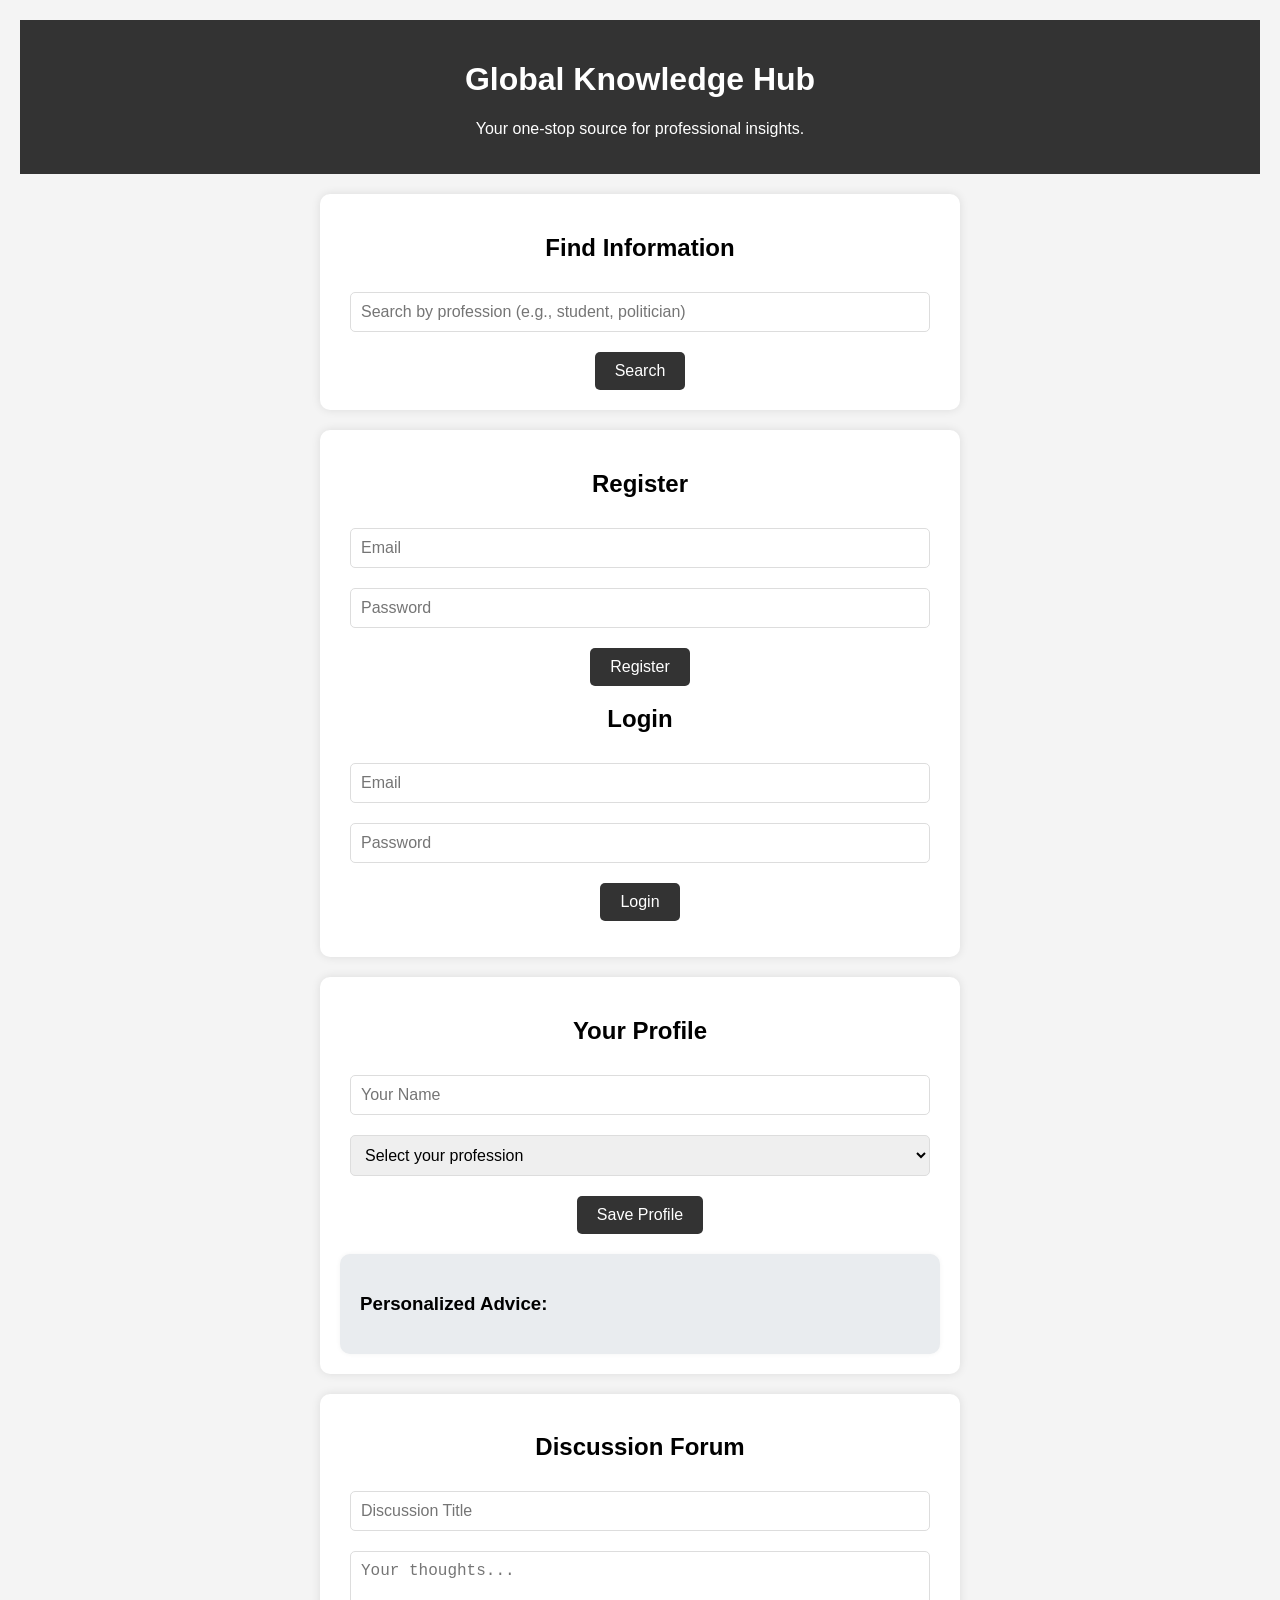
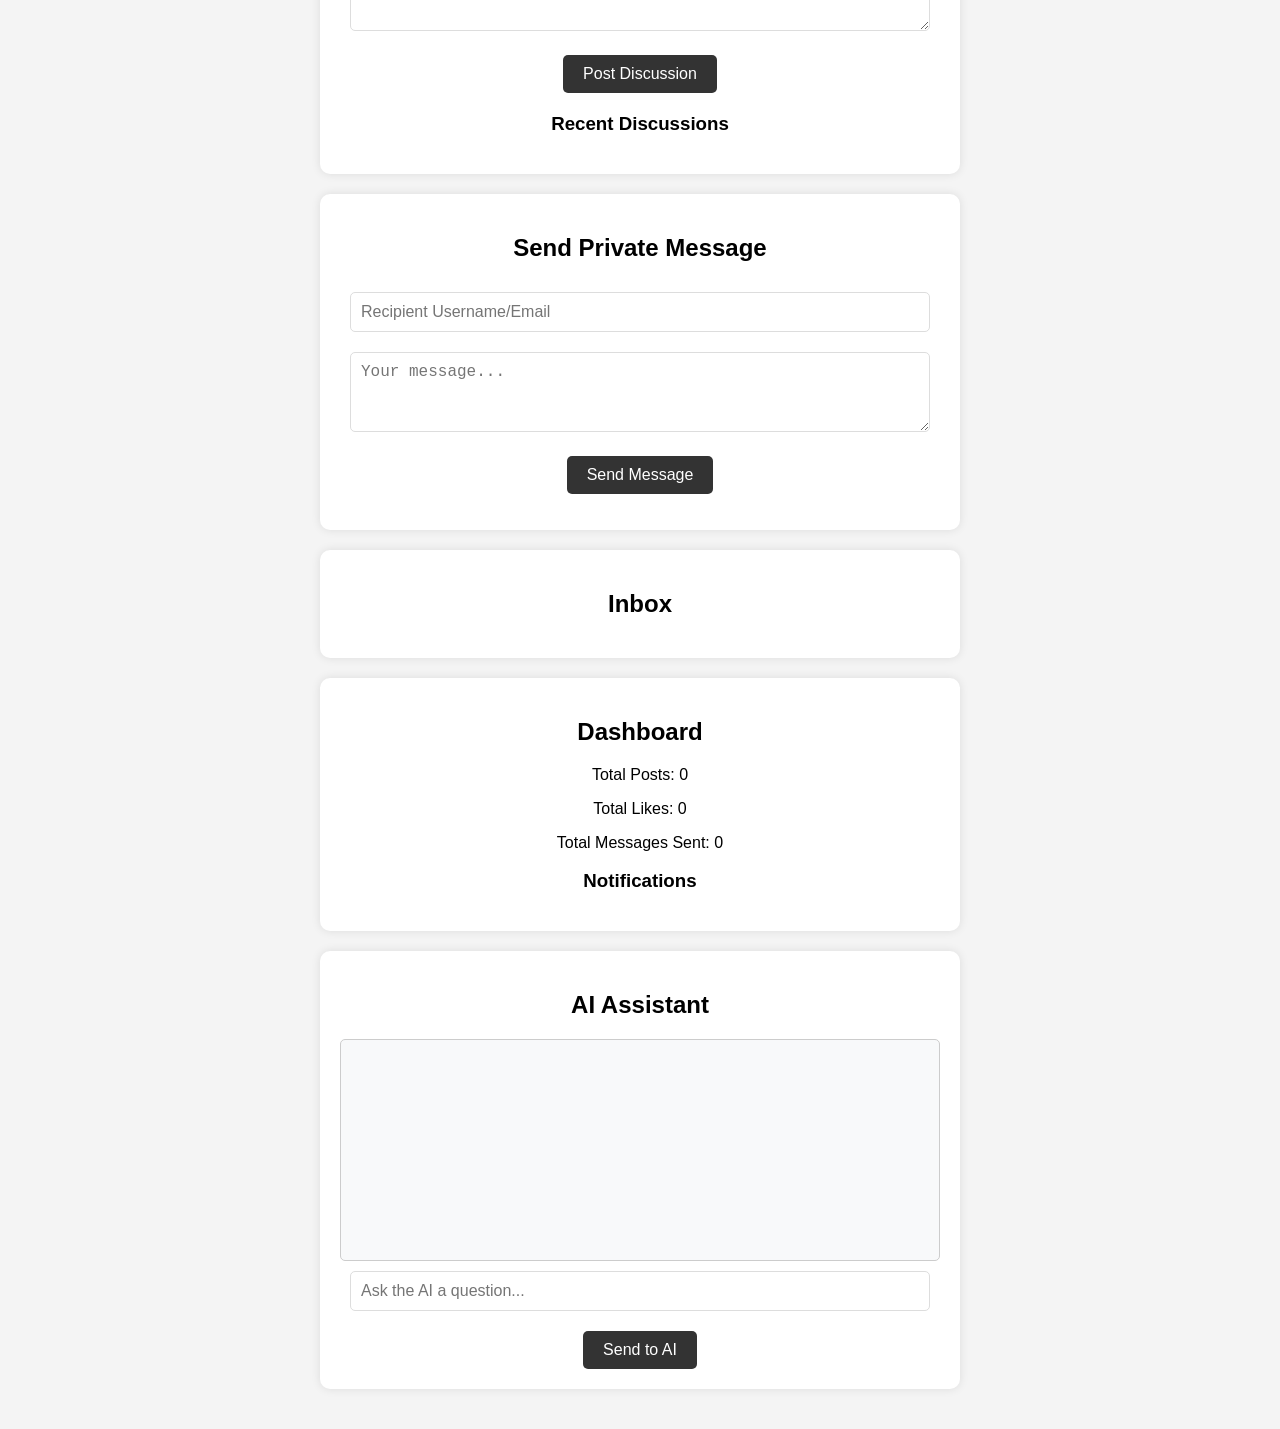
<file: index.html>
<!DOCTYPE html>
<html lang="en">
<head>
    <meta charset="UTF-8">
    <meta name="viewport" content="width=device-width, initial-scale=1.0">
    <title>Global Knowledge Hub</title>
    <link rel="stylesheet" href="style.css">
</head>
<body>
    <header>
        <h1>Global Knowledge Hub</h1>
        <p>Your one-stop source for professional insights.</p>
        <div id="welcome" style="display:none;">
            Welcome, <span id="userGreeting"></span>! <button onclick="logoutUser()">Logout</button>
        </div>
    </header>

    <main>
        <section class="search-box">
            <h2>Find Information</h2>
            <input type="text" id="searchInput" placeholder="Search by profession (e.g., student, politician)">
            <button onclick="searchField()">Search</button>
            <div id="output"></div>
        </section>

        <section class="auth-box">
            <h2>Register</h2>
            <input type="email" id="registerEmail" placeholder="Email">
            <input type="password" id="registerPassword" placeholder="Password">
            <button onclick="registerUser()">Register</button>
            <p id="registerMessage"></p>

            <h2>Login</h2>
            <input type="email" id="loginEmail" placeholder="Email">
            <input type="password" id="loginPassword" placeholder="Password">
            <button onclick="loginUser()">Login</button>
            <p id="loginMessage"></p>
        </section>

        <section class="profile-box">
            <h2>Your Profile</h2>
            <input type="text" id="profileName" placeholder="Your Name">
            <select id="careerField">
                <option value="">Select your profession</option>
                <option value="student">Student</option>
                <option value="business">Businessman</option>
                <option value="politician">Politician</option>
                <option value="civilServant">Civil Servant</option>
            </select>
            <button onclick="saveProfile()">Save Profile</button>
            <p id="profileMessage"></p>

            <div id="personalizedAdvice">
                <h3>Personalized Advice:</h3>
                <p id="adviceText"></p>
            </div>
        </section>

        <section class="forum-box">
            <h2>Discussion Forum</h2>
            <input type="text" id="postTitle" placeholder="Discussion Title">
            <textarea id="postContent" placeholder="Your thoughts..."></textarea>
            <button onclick="postDiscussion()">Post Discussion</button>
            <p id="postMessage"></p>
            <div id="forumPosts">
                <h3>Recent Discussions</h3>
                <div id="postsList"></div>
            </div>
        </section>

        <section class="message-box">
            <h2>Send Private Message</h2>
            <input type="text" id="recipient" placeholder="Recipient Username/Email">
            <textarea id="messageContent" placeholder="Your message..."></textarea>
            <button onclick="sendMessage()">Send Message</button>
            <p id="messageStatus"></p>
        </section>

        <section id="inbox">
            <h2>Inbox</h2>
            <div id="messagesList"></div>
        </section>

        <section class="dashboard-box">
            <h2>Dashboard</h2>
            <p>Total Posts: <span id="postCount">0</span></p>
            <p>Total Likes: <span id="likeCount">0</span></p>
            <p>Total Messages Sent: <span id="messageCount">0</span></p>
            <h3>Notifications</h3>
            <div id="notificationList"></div>
        </section>

        <section class="chat-box">
            <h2>AI Assistant</h2>
            <div id="chatHistory" style="border: 1px solid #ccc; height: 200px; overflow-y: scroll; padding: 10px; text-align: left;"></div>
            <input type="text" id="userMessage" placeholder="Ask the AI a question...">
            <button onclick="sendMessage()">Send to AI</button>
        </section>

    </main>

    <script src="script.js"></script>
</body>
</html>
</file>
<file: style.css>
body {
    font-family: Arial, sans-serif;
    text-align: center;
    background-color: #f4f4f4;
    padding: 20px;
    margin: 0; /* Ensure no default body margin */
}

header {
    background-color: #333;
    color: white;
    padding: 20px;
    margin-bottom: 20px;
}

.search-box,
.auth-box,
.profile-box,
.forum-box,
.message-box,
#inbox,
.dashboard-box,
.chat-box {
    margin: 20px auto;
    padding: 20px;
    background-color: white;
    border-radius: 10px;
    box-shadow: 0px 0px 10px rgba(0, 0, 0, 0.1); /* Lighter shadow for modern look */
    max-width: 600px; /* Consistent max width for content boxes */
}

input[type="text"],
input[type="email"],
input[type="password"],
textarea,
select {
    padding: 10px;
    width: calc(100% - 20px); /* Adjust width for padding */
    margin: 10px 0;
    border: 1px solid #ddd;
    border-radius: 5px;
    box-sizing: border-box; /* Include padding in element's total width and height */
    font-size: 16px;
}

textarea {
    resize: vertical; /* Allow vertical resizing for textareas */
    min-height: 80px;
}

button {
    padding: 10px 20px;
    font-size: 16px;
    background-color: #333;
    color: white;
    border: none;
    border-radius: 5px;
    cursor: pointer;
    transition: background-color 0.3s ease; /* Smooth transition on hover */
    margin-top: 10px; /* Space above buttons */
}

button:hover {
    background-color: #555;
}

#output,
#personalizedAdvice {
    margin-top: 20px;
    padding: 20px;
    background-color: #e9ecef; /* Lighter background for output areas */
    box-shadow: 0px 0px 5px rgba(0, 0, 0, 0.05);
    border-radius: 10px;
    text-align: left; /* Align text within output divs */
}

#output {
    display: none; /* Hidden by default for search results */
}

/* Forum Specific Styling */
#forumPosts {
    margin-top: 20px;
    padding: 0; /* Remove padding here as posts have their own */
    background-color: transparent; /* Transparent background as posts are styled individually */
    box-shadow: none; /* Remove shadow here */
}

.post {
    padding: 15px;
    margin: 10px 0;
    background-color: #f9f9f9;
    border-radius: 8px;
    box-shadow: 0px 0px 5px rgba(0, 0, 0, 0.05);
    text-align: left;
}

.comment-box {
    margin-top: 10px;
    padding: 10px;
    background-color: #e2e6ea; /* Slightly darker than main output, lighter than post */
    border-radius: 6px;
    box-shadow: inset 0px 0px 3px rgba(0, 0, 0, 0.1); /* Inner shadow for comments */
}

.reply-box {
    margin-left: 20px;
    padding: 8px;
    background-color: #d1d5db; /* Even darker for replies */
    border-radius: 6px;
    box-shadow: inset 0px 0px 3px rgba(0, 0, 0, 0.1);
    margin-top: 5px; /* Space between replies */
}

/* Like Button Styling */
.like-box {
    margin-top: 10px;
    display: flex;
    align-items: center;
    justify-content: flex-end; /* Align to the right */
}

.like-btn {
    background-color: #007bff;
    color: white;
    padding: 8px 15px;
    border: none;
    border-radius: 5px;
    cursor: pointer;
    transition: background-color 0.3s ease;
}

.like-btn:hover {
    background-color: #0056b3;
}

.like-count {
    margin-left: 10px;
    font-weight: bold;
    color: #007bff;
}

/* Chatbot Specific Styling */
.chat-box #chatHistory {
    border: 1px solid #ccc;
    height: 200px;
    overflow-y: scroll;
    padding: 10px;
    text-align: left;
    background-color: #f8f9fa; /* Light background for chat history */
    border-radius: 5px;
}

.chat-box #chatHistory p {
    margin: 5px 0;
    line-height: 1.4;
}

.notification {
    background-color: #ffeeba; /* Light yellow for notifications */
    border: 1px solid #ffc107;
    padding: 10px;
    margin-bottom: 5px;
    border-radius: 5px;
    text-align: left;
}

#welcome {
    margin-top: 10px;
    font-size: 1.1em;
}
</file>
